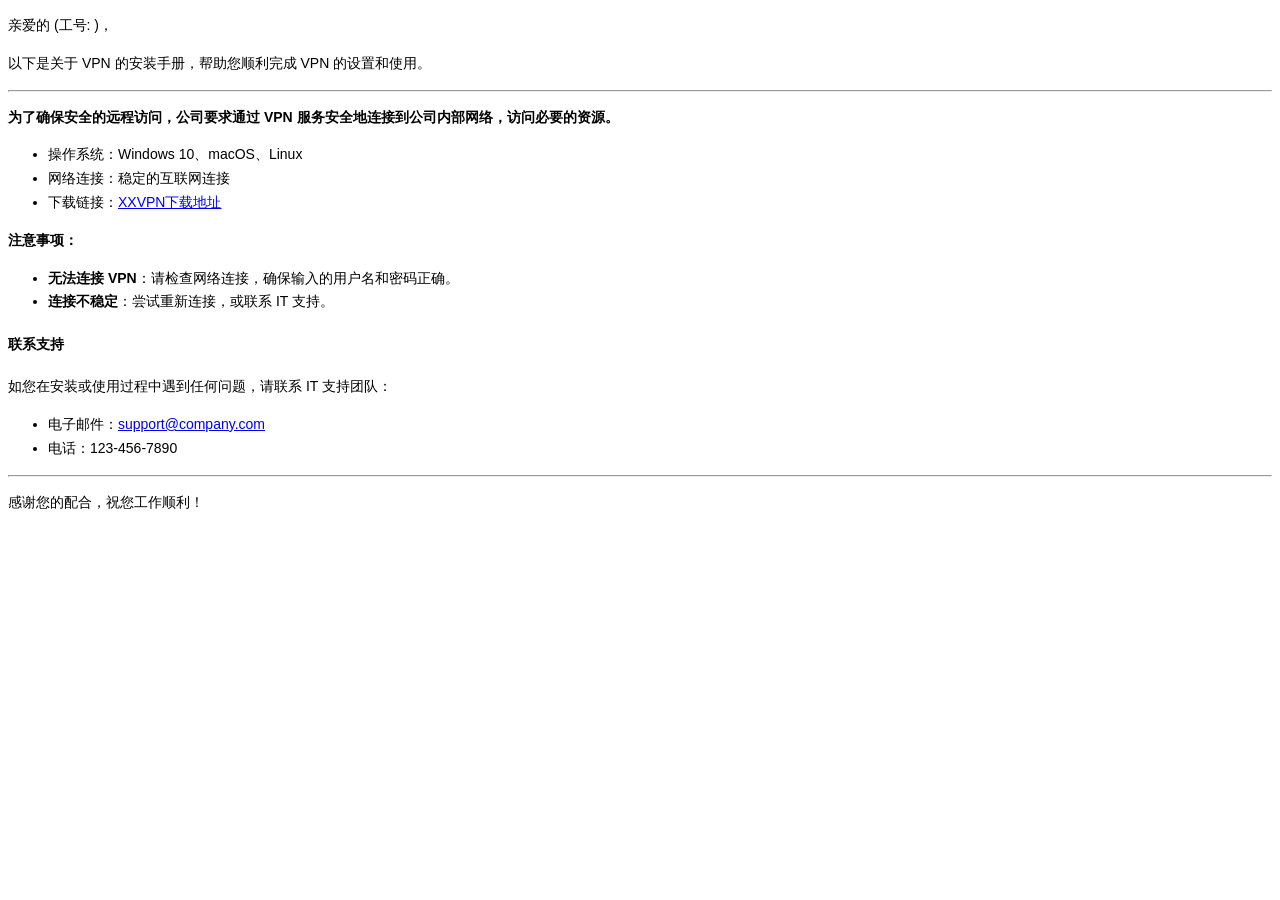
<file: Templates/test.html>
<!DOCTYPE html>
<html>
<div style="line-height:1.7;color:#000000;font-size:14px;font-family:Arial">
    <p>亲爱的 <span th:text="${userName}"></span> (工号: <span th:text="${workNo}"></span>)，</p>
    <p>以下是关于 <span th:text="${companyName}"></span> VPN 的安装手册，帮助您顺利完成 VPN 的设置和使用。</p>
    <hr>

    <h3 style="font-size: 14px;">
        为了确保安全的远程访问，公司要求通过 VPN 服务安全地连接到公司内部网络，访问必要的资源。
    </h3>

    <ul>
        <li>操作系统：Windows 10、macOS、Linux</li>
        <li>网络连接：稳定的互联网连接</li>
        <li>下载链接：<a href="https://baidu.com/">XXVPN下载地址</a></li>
    </ul>

    <div>
        <b>注意事项：</b>
    </div>

    <ul>
        <li><strong>无法连接 VPN</strong>：请检查网络连接，确保输入的用户名和密码正确。</li>
        <li><strong>连接不稳定</strong>：尝试重新连接，或联系 IT 支持。</li>
    </ul>

    <h4>联系支持</h4>
    <p>如您在安装或使用过程中遇到任何问题，请联系 IT 支持团队：</p>
    <ul>
        <li>电子邮件：<a href="mailto:support@company.com" target="_blank">support@company.com</a></li>
        <li>电话：123-456-7890</li>
    </ul>

    <hr>
    <p>感谢您的配合，祝您工作顺利！</p>
</div>
</html>
</file>
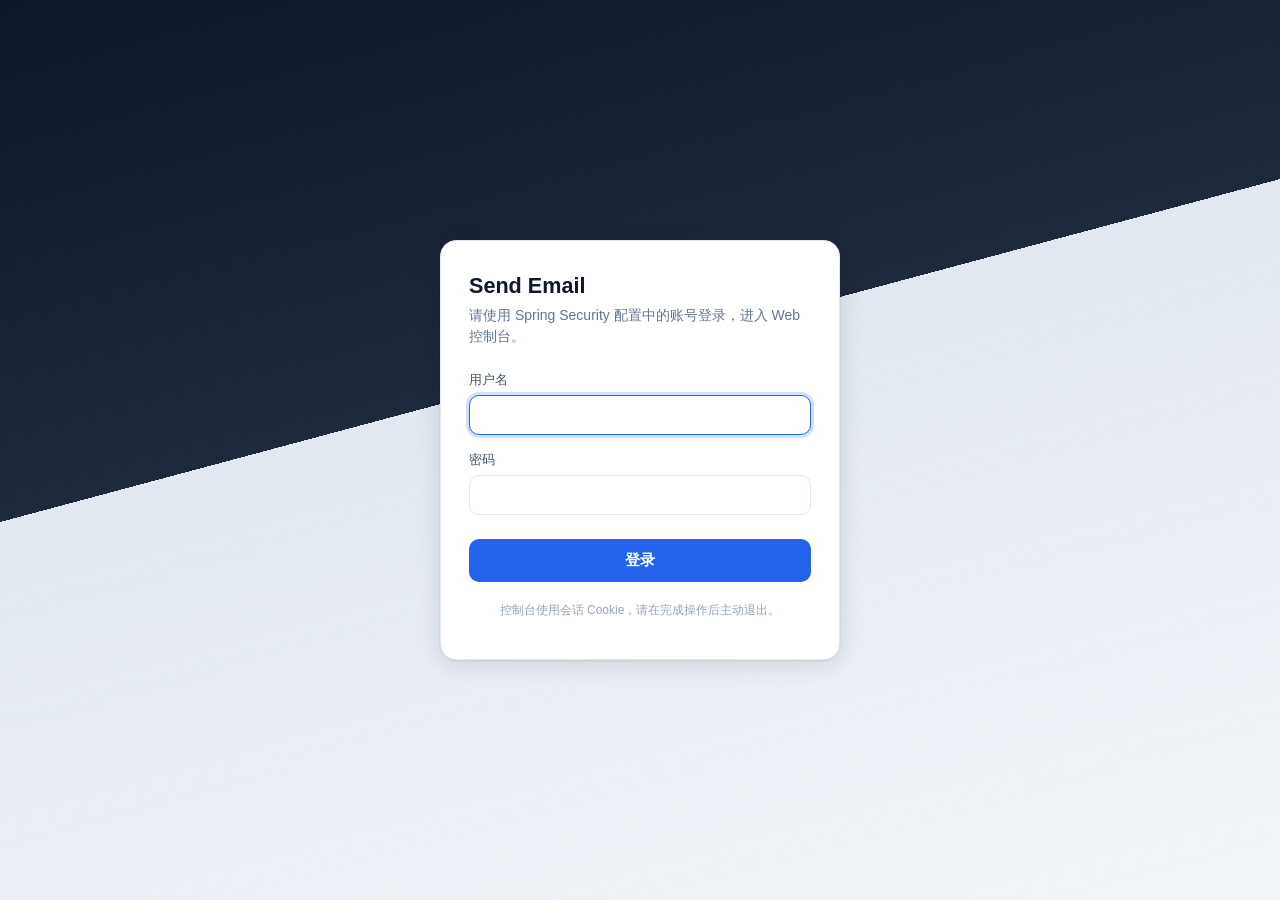
<file: src/main/resources/static/login.html>
<!DOCTYPE html>
<html lang="zh-CN">
<head>
    <meta charset="UTF-8">
    <meta name="viewport" content="width=device-width, initial-scale=1.0">
    <title>登录 — Send Email</title>
    <style>
        * { box-sizing: border-box; }
        body {
            margin: 0;
            min-height: 100vh;
            font-family: "Segoe UI", "PingFang SC", "Microsoft YaHei", sans-serif;
            background: linear-gradient(165deg, #0f172a 0%, #1e293b 42%, #e2e8f0 42%, #f1f5f9 100%);
            display: flex;
            align-items: center;
            justify-content: center;
            padding: 24px;
            color: #0f172a;
        }
        .card {
            width: 100%;
            max-width: 400px;
            background: #fff;
            border-radius: 16px;
            padding: 32px 28px 28px;
            box-shadow: 0 4px 24px rgba(15, 23, 42, 0.12), 0 1px 3px rgba(15, 23, 42, 0.08);
            border: 1px solid #e2e8f0;
        }
        h1 {
            margin: 0 0 6px;
            font-size: 1.35rem;
            font-weight: 700;
        }
        p.sub {
            margin: 0 0 24px;
            color: #64748b;
            font-size: 14px;
            line-height: 1.5;
        }
        label {
            display: block;
            font-size: 13px;
            color: #475569;
            margin-bottom: 6px;
        }
        input[type="text"], input[type="password"] {
            width: 100%;
            padding: 11px 12px;
            border: 1px solid #e2e8f0;
            border-radius: 10px;
            font-size: 14px;
            margin-bottom: 16px;
        }
        input:focus {
            outline: none;
            border-color: #2563eb;
            box-shadow: 0 0 0 3px rgba(37, 99, 235, 0.2);
        }
        button[type="submit"] {
            width: 100%;
            border: none;
            border-radius: 10px;
            padding: 12px;
            font-size: 15px;
            font-weight: 600;
            cursor: pointer;
            background: #2563eb;
            color: #fff;
            margin-top: 8px;
        }
        button[type="submit"]:hover { background: #1d4ed8; }
        .msg {
            padding: 10px 12px;
            border-radius: 10px;
            font-size: 13px;
            margin-bottom: 16px;
            display: none;
        }
        .msg.err {
            background: #fef2f2;
            color: #b91c1c;
            border: 1px solid #fecaca;
        }
        .msg.ok {
            background: #ecfdf5;
            color: #047857;
            border: 1px solid #a7f3d0;
        }
        .foot {
            margin-top: 20px;
            font-size: 12px;
            color: #94a3b8;
            text-align: center;
        }
    </style>
</head>
<body>
<div class="card">
    <h1>Send Email</h1>
    <p class="sub">请使用 Spring Security 配置中的账号登录，进入 Web 控制台。</p>
    <div id="errBox" class="msg err">用户名或密码错误，请重试。</div>
    <div id="outBox" class="msg ok">您已安全退出。</div>
    <form method="post" action="login" autocomplete="on">
        <label for="username">用户名</label>
        <input id="username" name="username" type="text" autocomplete="username" required autofocus>
        <label for="password">密码</label>
        <input id="password" name="password" type="password" autocomplete="current-password" required>
        <button type="submit">登录</button>
    </form>
    <p class="foot">控制台使用会话 Cookie，请在完成操作后主动退出。</p>
</div>
<script>
    (function () {
        var q = new URLSearchParams(window.location.search);
        if (q.has('error')) {
            document.getElementById('errBox').style.display = 'block';
        }
        if (q.has('logout')) {
            document.getElementById('outBox').style.display = 'block';
        }
    })();
</script>
</body>
</html>
</file>
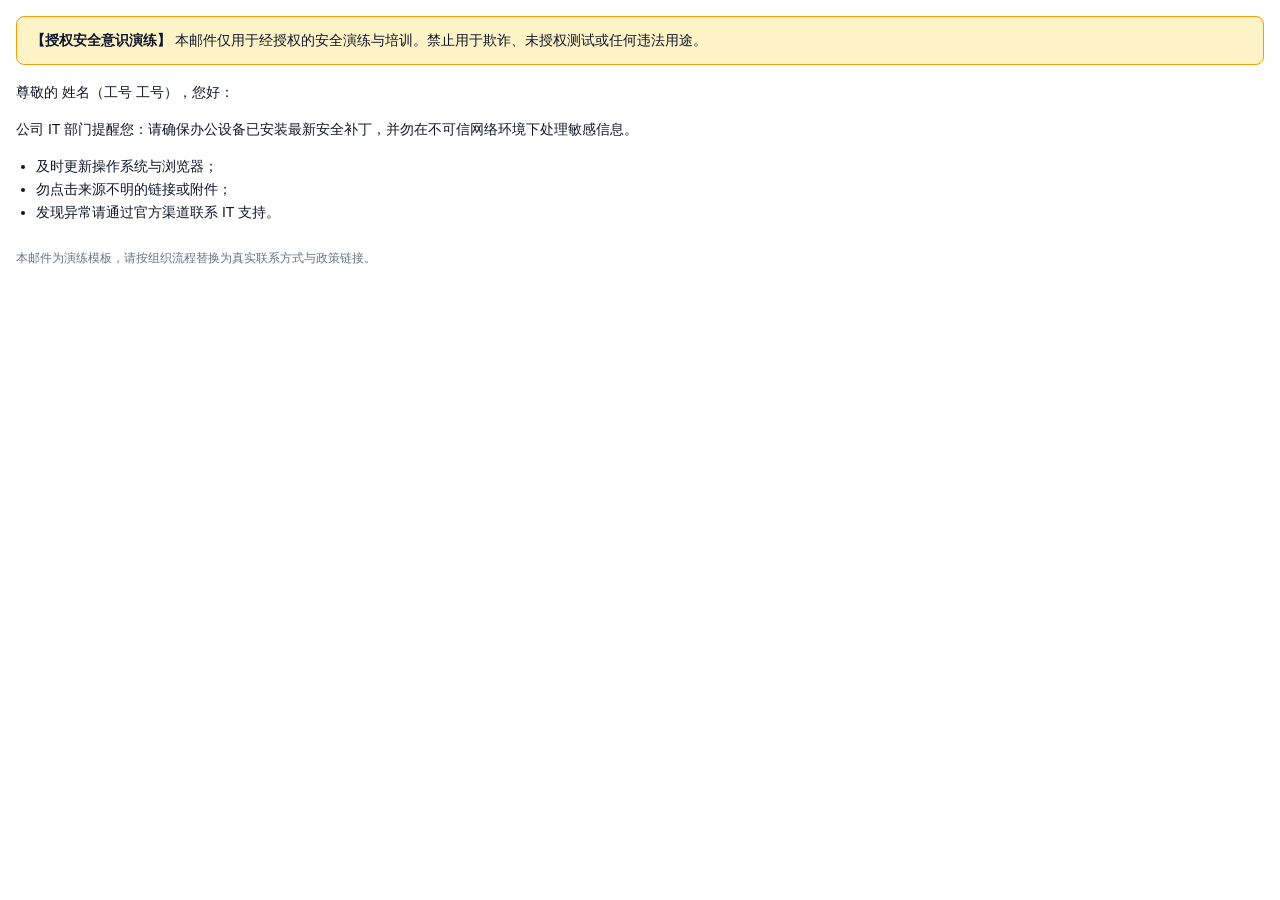
<file: src/main/resources/templates/drill/it-security.html>
<!DOCTYPE html>
<html>
<body style="margin:0;padding:16px;font-family:'Segoe UI','PingFang SC','Microsoft YaHei',Arial,sans-serif;font-size:14px;line-height:1.65;color:#0f172a;">
<div style="background:#fef3c7;border:1px solid #f59e0b;border-radius:8px;padding:12px 14px;margin-bottom:16px;">
    <strong>【授权安全意识演练】</strong> 本邮件仅用于经授权的安全演练与培训。禁止用于欺诈、未授权测试或任何违法用途。
</div>
<p>尊敬的 <span th:text="${userName}">姓名</span>（工号 <span th:text="${workNo}">工号</span>），您好：</p>
<p><span th:text="${companyName}">公司</span> IT 部门提醒您：请确保办公设备已安装最新安全补丁，并勿在不可信网络环境下处理敏感信息。</p>
<ul style="padding-left:20px;">
    <li>及时更新操作系统与浏览器；</li>
    <li>勿点击来源不明的链接或附件；</li>
    <li>发现异常请通过官方渠道联系 IT 支持。</li>
</ul>
<p style="color:#64748b;font-size:12px;margin-top:24px;">本邮件为演练模板，请按组织流程替换为真实联系方式与政策链接。</p>
</body>
</html>
</file>
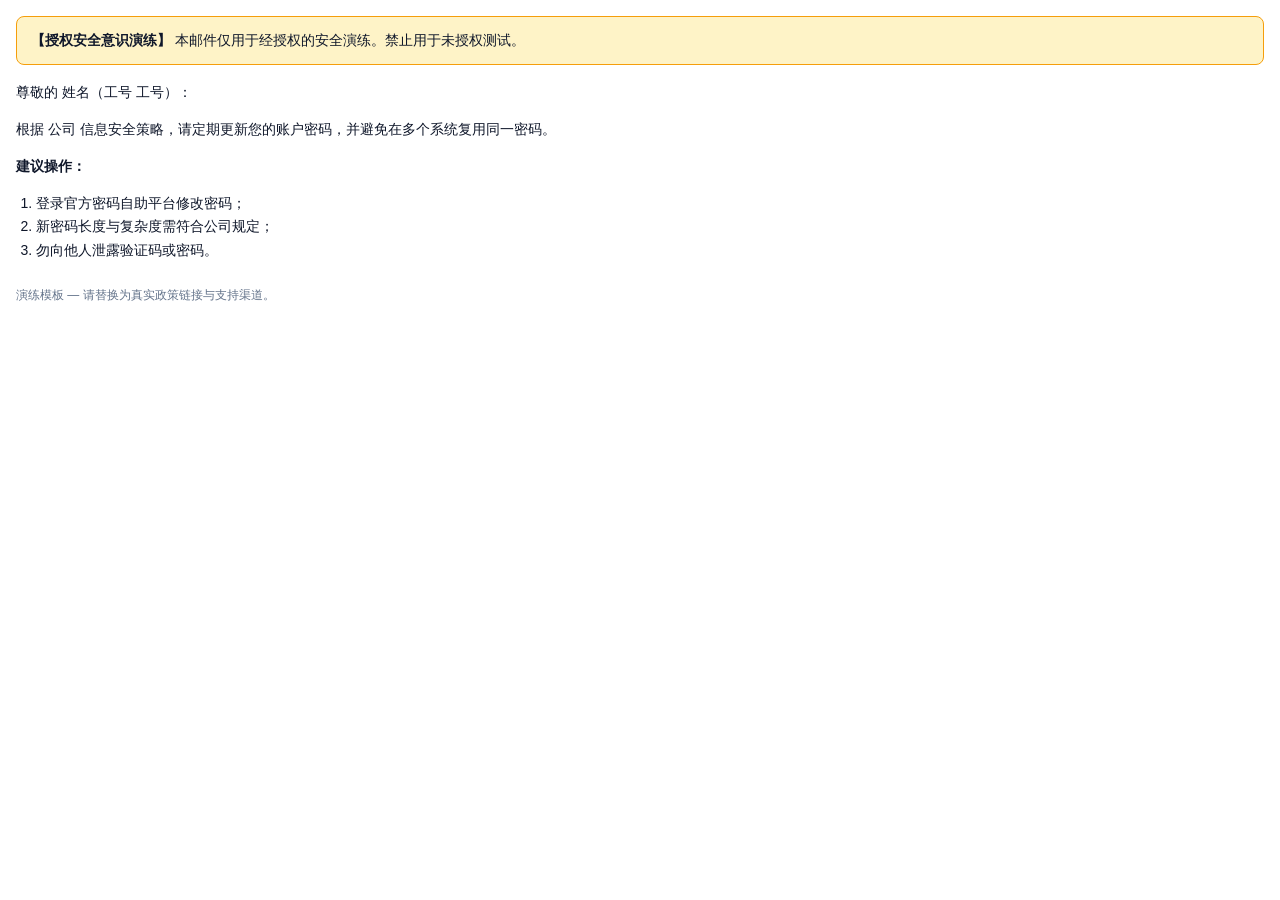
<file: src/main/resources/templates/drill/password-expiry.html>
<!DOCTYPE html>
<html>
<body style="margin:0;padding:16px;font-family:'Segoe UI','PingFang SC','Microsoft YaHei',Arial,sans-serif;font-size:14px;line-height:1.65;color:#0f172a;">
<div style="background:#fef3c7;border:1px solid #f59e0b;border-radius:8px;padding:12px 14px;margin-bottom:16px;">
    <strong>【授权安全意识演练】</strong> 本邮件仅用于经授权的安全演练。禁止用于未授权测试。
</div>
<p>尊敬的 <span th:text="${userName}">姓名</span>（工号 <span th:text="${workNo}">工号</span>）：</p>
<p>根据 <span th:text="${companyName}">公司</span> 信息安全策略，请定期更新您的账户密码，并避免在多个系统复用同一密码。</p>
<p><strong>建议操作：</strong></p>
<ol style="padding-left:20px;">
    <li>登录官方密码自助平台修改密码；</li>
    <li>新密码长度与复杂度需符合公司规定；</li>
    <li>勿向他人泄露验证码或密码。</li>
</ol>
<p style="color:#64748b;font-size:12px;margin-top:24px;">演练模板 — 请替换为真实政策链接与支持渠道。</p>
</body>
</html>
</file>
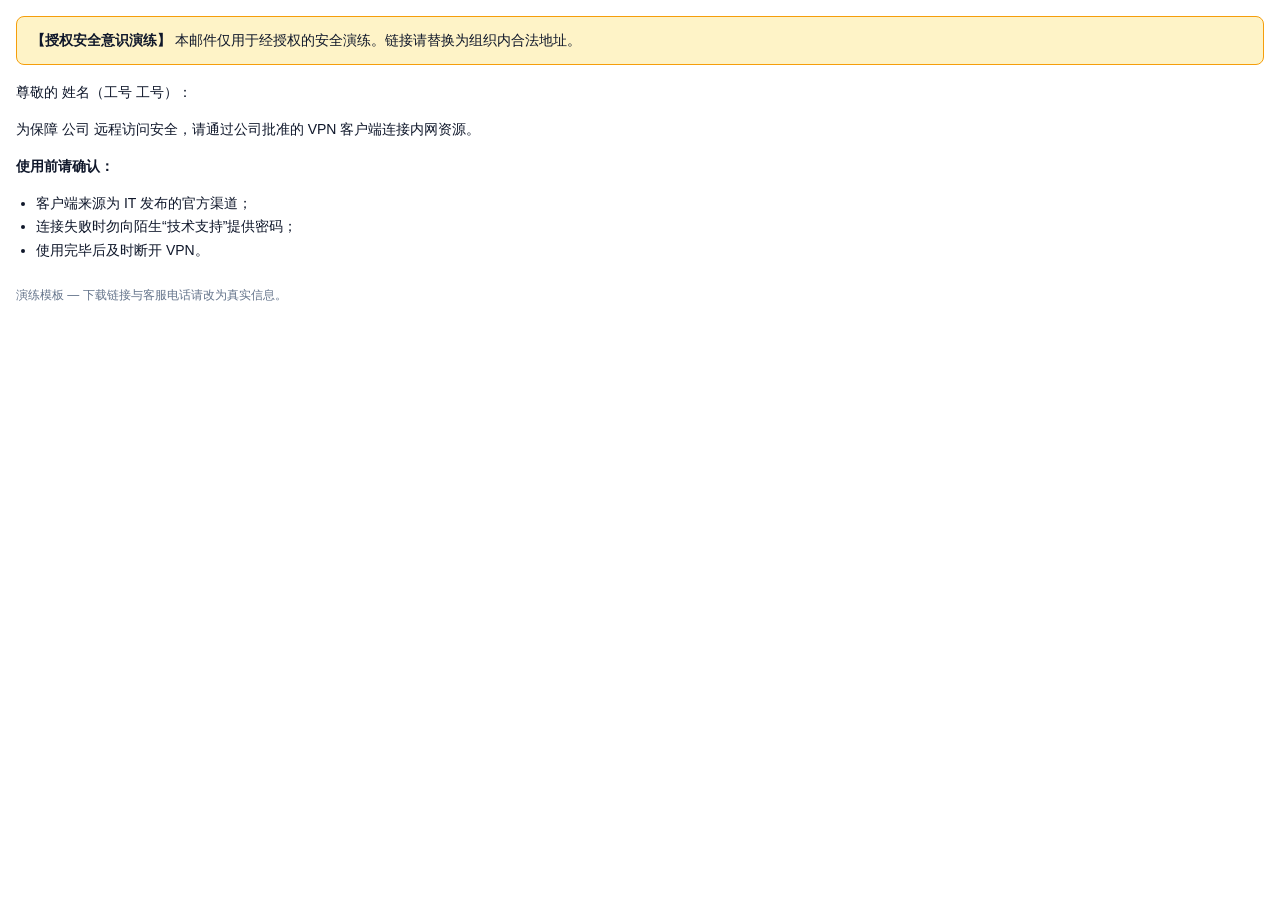
<file: src/main/resources/templates/drill/vpn-training.html>
<!DOCTYPE html>
<html>
<body style="margin:0;padding:16px;font-family:'Segoe UI','PingFang SC','Microsoft YaHei',Arial,sans-serif;font-size:14px;line-height:1.65;color:#0f172a;">
<div style="background:#fef3c7;border:1px solid #f59e0b;border-radius:8px;padding:12px 14px;margin-bottom:16px;">
    <strong>【授权安全意识演练】</strong> 本邮件仅用于经授权的安全演练。链接请替换为组织内合法地址。
</div>
<p>尊敬的 <span th:text="${userName}">姓名</span>（工号 <span th:text="${workNo}">工号</span>）：</p>
<p>为保障 <span th:text="${companyName}">公司</span> 远程访问安全，请通过公司批准的 VPN 客户端连接内网资源。</p>
<p><strong>使用前请确认：</strong></p>
<ul style="padding-left:20px;">
    <li>客户端来源为 IT 发布的官方渠道；</li>
    <li>连接失败时勿向陌生“技术支持”提供密码；</li>
    <li>使用完毕后及时断开 VPN。</li>
</ul>
<p style="color:#64748b;font-size:12px;margin-top:24px;">演练模板 — 下载链接与客服电话请改为真实信息。</p>
</body>
</html>
</file>
